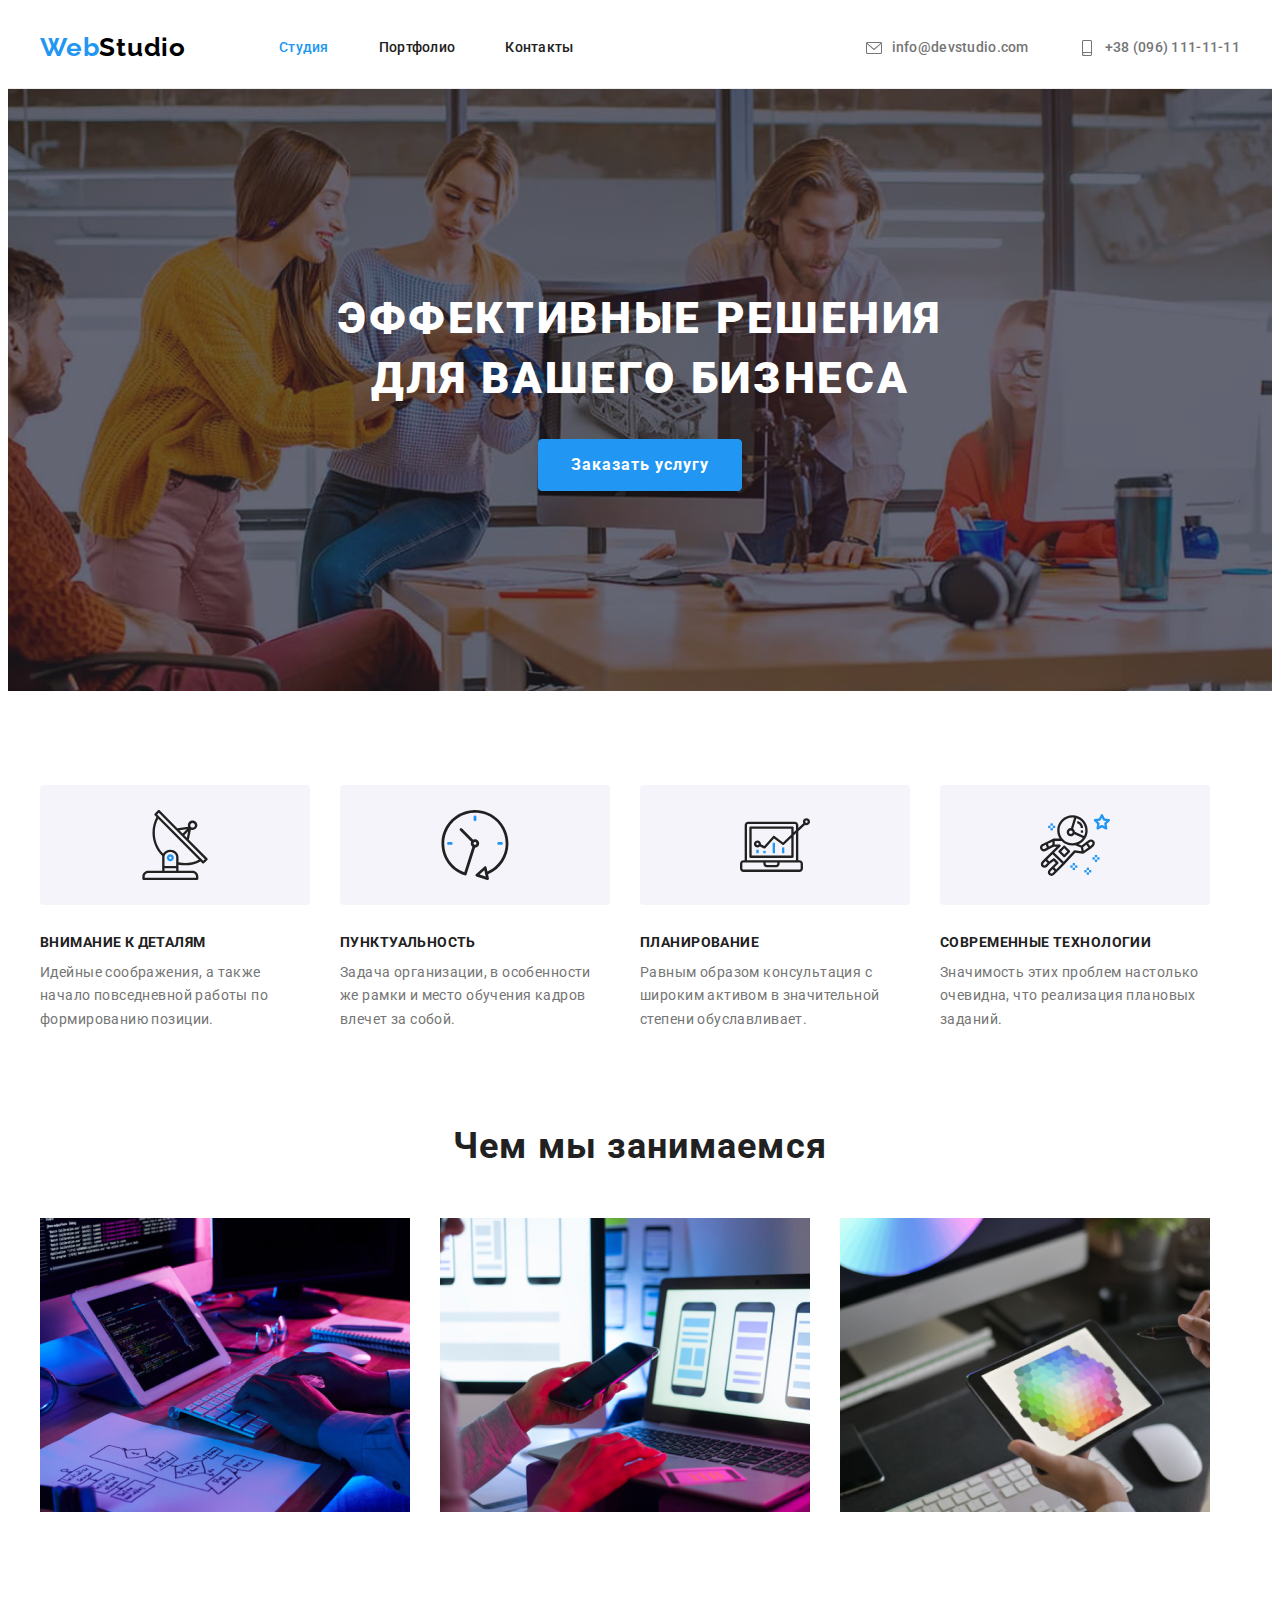
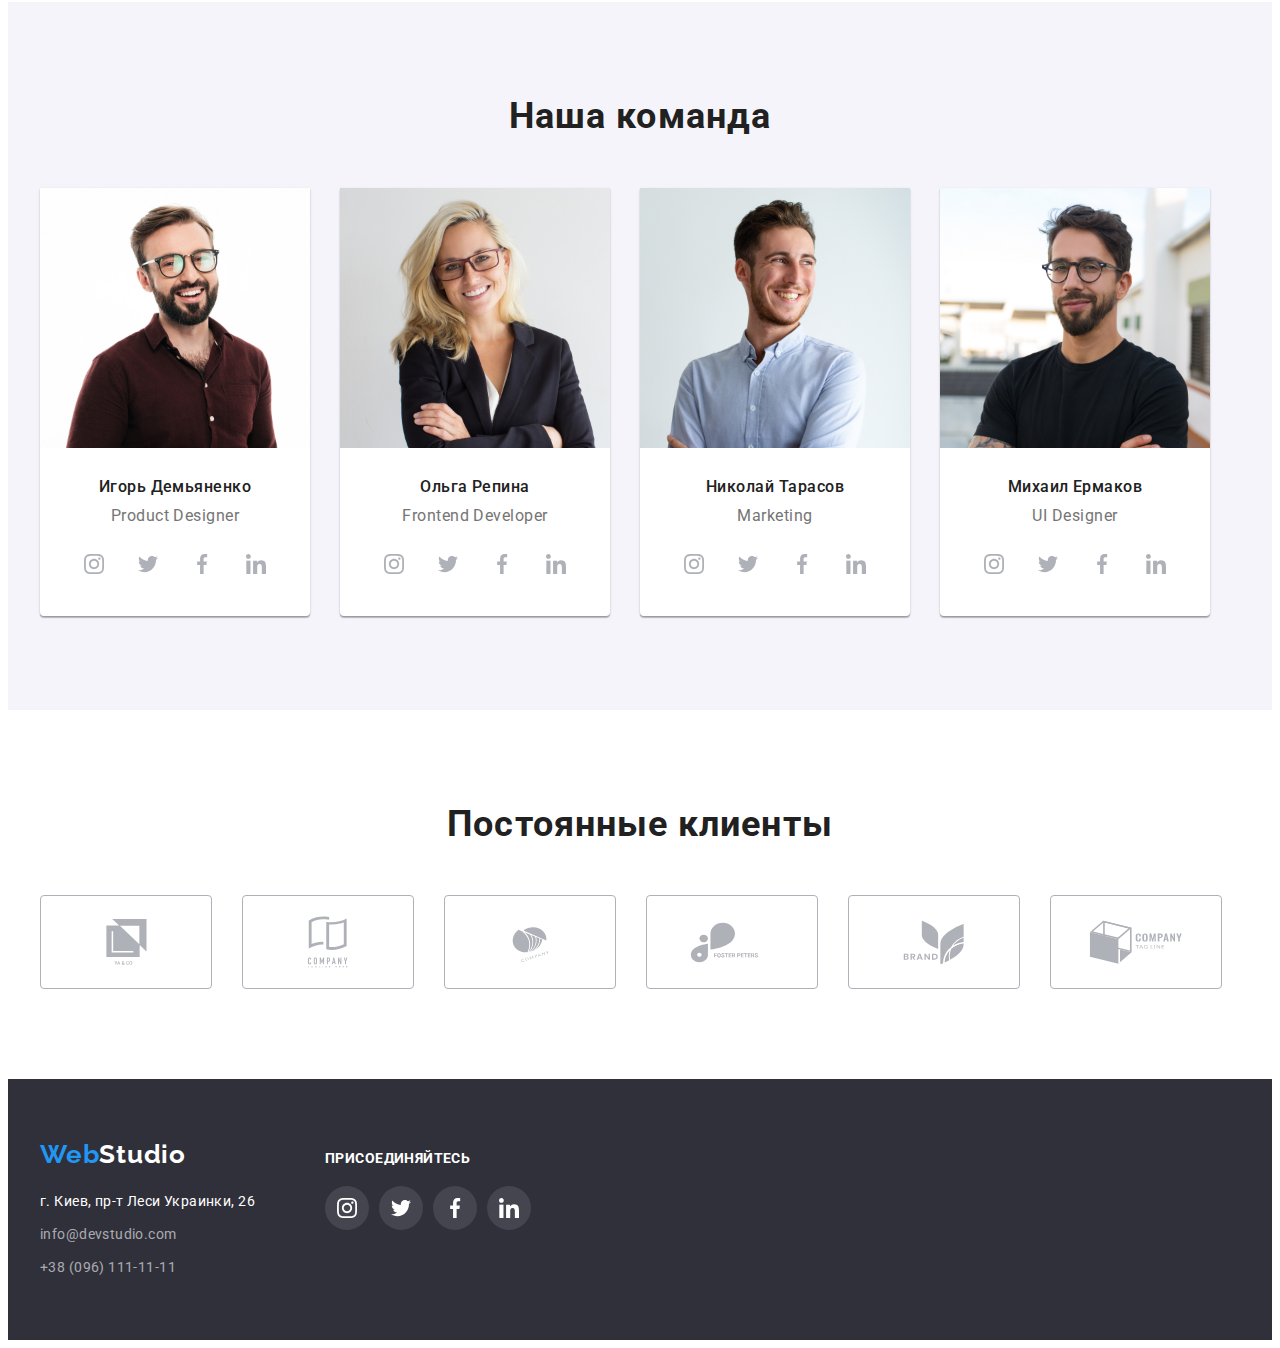
<file: index.html>
<!DOCTYPE html>
<html lang="ru">
<head>
    <meta charset="UTF-8">
    <meta http-equiv="X-UA-Compatible" content="IE=edge">
    <meta name="viewport" content="width=device-width, initial-scale=1.0">
    <title>WebStudio</title>
<link rel="preconnect" href="https://fonts.gstatic.com">
<link href="https://fonts.googleapis.com/css2?family=Raleway:wght@700&family=Roboto:wght@400;500;700;900&display=swap"
    rel="stylesheet">
    <link rel="stylesheet" href="https://cdnjs.cloudflare.com/ajax/libs/modern-normalize/1.0.0/modern-normalize.min.css"
        integrity="sha512-ISS7cAi1PEhQ8jnbJpJZMd29NlhNj4AWYyLOSp2CE/CsHxTCu+r+t0D2yoJudVrd0/8fTVPUVDzY5Tvli75u/g=="
        crossorigin="anonymous" />
    <link rel="stylesheet" href="./css/styles.css">
</head>
<body>
 <!--Секция главной навигации-->
<header class="page-header">
    <div class="container header-container">
    <nav class="navigation">
                <a class="logo-link link" href="./index.html">Web<span class="logo-studio-link">Studio</span> </a>
        <ul class="site-nav-list lst">
            <li class="site-nav-item">
                <a class="nav-link current link" href="./index.html">Студия</a>
            </li>
            <li class="site-nav-item">
                <a class="nav-link link" href="./portfolio.html">Портфолио</a>
            </li>
            <li class="site-nav-item">
                <a class="nav-link link" href="">Контакты</a>
            </li>
        </ul>
    </nav>
    <!--Контакты-->
    <ul class="contacts-list lst">
        <li class="contacts-item link">
            <a class="contacts-link link" href="mailto:nfo@devstudio.com">
        <svg class="contacts-icon" width="16px" height="16px">
            <use href="./images/svg-img/sprite.svg#icon-messege"></use>
        </svg>info@devstudio.com</a>
        </li>
        <li class="contacts-item">
            <a class="contacts-link link" href="tel:+380961111111">
    <svg class="contacts-icon" width="16px" height="16px">
        <use href="./images/svg-img/sprite.svg#icon-smartphone"></use>
    </svg>+38 (096) 111-11-11</a>
        </li>
    </ul>
    </div>
</header>
<!--Секция заказа услуги-->
   <main class="main-content">
       <section class="hero">
           <div class="container hero-container">
           <h1 class="hero-title">Эффективные решения<br /> для вашего бизнеса</h1>
        <button class="hero-button" type="button" >Заказать услугу</button>
        </div>
       </section>
<!--Секция навыков-->
   <section class="section">
       <div class="container skills-container">
       <h2 class="visually-hidden">Секция навыков</h2>
       <ul class="section-list lst">
           <li class="section-item">
               <div class="skills-icon-container">
                   <svg class="skills-icon" width="70px" height="70px">
                       <use href="./images/svg-img/sprite.svg#icon-antenna"></use>
                   </svg>
               </div>
               <h3 class="title">Внимание к деталям</h3>
               <p class="description">Идейные соображения, а также начало повседневной работы по формированию позиции.</p>
           </li>
           <li class="section-item">
               <div class="skills-icon-container">
                   <svg class="skills-icon" width="70px" height="70px">
                       <use href="./images/svg-img/sprite.svg#icon-clock"></use>
                   </svg>
               </div>
               <h3 class="title">Пунктуальность</h3>
               <p class="description">Задача организации, в особенности же рамки и место обучения кадров влечет за собой.</p>
           </li>
           <li class="section-item">
               <div class="skills-icon-container">
                   <svg class="skills-icon" width="70px" height="70px">
                       <use href="./images/svg-img/sprite.svg#icon-diagram"></use>
                   </svg>
               </div>
               <h3 class="title">Планирование</h3>
               <p class="description">Равным образом консультация с широким активом в значительной степени обуславливает.</p>
           </li>
           <li class="section-item">
               <div class="skills-icon-container">
                   <svg class="skills-icon" width="70px" height="70px">
                       <use href="./images/svg-img/sprite.svg#icon-astronaut"></use>
                   </svg>
               </div>
               <h3 class="title">Современные технологии</h3>
               <p class="description">Значимость этих проблем настолько очевидна, что реализация плановых заданий.</p>
           </li>
       </ul>
    </div>
   </section>
<!--Секция услуг-->
<section class="section-services">
    <div class="container services-container">
            <h2  class="section-title">Чем мы занимаемся</h2>
            <ul class="services-list lst">
        <li class="services-list-item">
            <img src="./images/webstudio/box1.jpg" alt="человек работает за компютером" width="370" height="294"/>
        </li>
        <li class="services-list-item">
            <img src="./images/webstudio/box2.jpg" alt="подключение телефона к компютеру" width="370" height="294"/>
        </li>
        <li class="services-list-item">
            <img src="./images/webstudio/box3.jpg" alt="человек рисует на планшете" width="370" height="294"/>
        </li>
    </ul>
    </div>
</section>
<!--Секция команда-->
<section class="section-team">
    <div class="container team-container">
    <h2 class="section-title">Наша команда</h2>
    <ul class="team-list lst">
        <li class="team-list-item">
            <img src="./images/team/igor.jpg" alt="изображение человека" width="270" height="260">
            <div class="text-container">
            <h3 class="title">Игорь Демьяненко</h3>
            <p class="description-team" lang="en" >Product Designer</p>
            <ul class="social-list lst">
                <li class="social-list-item">
                    <a class="social-link link" href="">
                        <svg class="social-icon">
                            <use href="./images/svg-img/sprite.svg#icon-instagram"></use>
                        </svg>
                    </a>
                </li>
                <li class="social-list-item">
                    <a class="social-link link" href="">
                        <svg class="social-icon">
                            <use href="./images/svg-img/sprite.svg#icon-twitter"></use>
                        </svg>
                    </a>
                </li>
                <li class="social-list-item">
                    <a class="social-link link" href="">
                        <svg class="social-icon">
                            <use href="./images/svg-img/sprite.svg#icon-facebook"></use>
                        </svg>
                    </a>
                </li>
                <li class="social-list-item">
                    <a class="social-link link" href="">
                        <svg class="social-icon">
                            <use href="./images/svg-img/sprite.svg#icon-linkedin"></use>
                        </svg>
                    </a>
                </li>
            </ul>
            </div>
        </li>
        <li class="team-list-item">
            <img src="./images/team/olga.jpg" alt="изображение человека" width="270" height="260"/>
            <div class="text-container">
            <h3 class="title">Ольга Репина</h3>
            <p class="description-team" lang="en" >Frontend Developer</p>
        <ul class="social-list lst">
            <li class="social-list-item">
                <a class="social-link link" href="">
                    <svg class="social-icon">
                        <use href="./images/svg-img/sprite.svg#icon-instagram"></use>
                    </svg>
                </a>
            </li>
            <li class="social-list-item">
                <a class="social-link link" href="">
                    <svg class="social-icon">
                        <use href="./images/svg-img/sprite.svg#icon-twitter"></use>
                    </svg>
                </a>
            </li>
            <li class="social-list-item">
                <a class="social-link link" href="">
                    <svg class="social-icon">
                        <use href="./images/svg-img/sprite.svg#icon-facebook"></use>
                    </svg>
                </a>
            </li>
            <li class="social-list-item">
                <a class="social-link link" href="">
                    <svg class="social-icon">
                        <use href="./images/svg-img/sprite.svg#icon-linkedin"></use>
                    </svg>
                </a>
            </li>
        </ul>
            </div>
        </li>
        <li class="team-list-item">
            <img src="./images/team/nikolay.jpg" alt="изображение человека" width="270" height="260"/>
            <div class="text-container">
            <h3 class="title">Николай Тарасов</h3>
            <p class="description-team" lang="en" >Marketing</p>
        <ul class="social-list lst">
            <li class="social-list-item">
                <a class="social-link link" href="">
                    <svg class="social-icon">
                        <use href="./images/svg-img/sprite.svg#icon-instagram"></use>
                    </svg>
                </a>
            </li>
            <li class="social-list-item">
                <a class="social-link link" href="">
                    <svg class="social-icon">
                        <use href="./images/svg-img/sprite.svg#icon-twitter"></use>
                    </svg>
                </a>
            </li>
            <li class="social-list-item">
                <a class="social-link link" href="">
                    <svg class="social-icon">
                        <use href="./images/svg-img/sprite.svg#icon-facebook"></use>
                    </svg>
                </a>
            </li>
            <li class="social-list-item">
                <a class="social-link link" href="">
                    <svg class="social-icon">
                        <use href="./images/svg-img/sprite.svg#icon-linkedin"></use>
                    </svg>
                </a>
            </li>
        </ul>
            </div>
        </li>
        <li class="team-list-item">
            <img src="./images/team/mihail.jpg" alt="изображение человека" width="270" height="260"/>
            <div class="text-container">
            <h3 class="title">Михаил Ермаков</h3>
            <p class="description-team" lang="en" >UI Designer</p>
    <ul class="social-list lst">
        <li class="social-list-item">
            <a class="social-link link" href="">
                <svg class="social-icon">
                    <use href="./images/svg-img/sprite.svg#icon-instagram"></use>
                </svg>
            </a>
        </li>
        <li class="social-list-item">
            <a class="social-link link" href="">
                <svg class="social-icon">
                    <use href="./images/svg-img/sprite.svg#icon-twitter"></use>
                </svg>
            </a>
        </li>
        <li class="social-list-item">
            <a class="social-link link" href="">
                <svg class="social-icon">
                    <use href="./images/svg-img/sprite.svg#icon-facebook"></use>
                </svg>
            </a>
        </li>
        <li class="social-list-item">
            <a class="social-link link" href="">
                <svg class="social-icon">
                    <use href="./images/svg-img/sprite.svg#icon-linkedin"></use>
                </svg>
            </a>
        </li>
    </ul>
            </div>
        </li>
    </ul>
    </div>
</section>
<!--Постоянные клиенты-->
<section class="section-clients lst">
<div class="container clients-container">
    <h2 class="section-title">Постоянные клиенты</h2>
<ul class="clients-list lst">
<li class="clients-list-item">
    <a  class="clients-link" href="">
        <svg class="clients-icon" width="41px" height="46px">
            <use href="./images/svg-img/sprite.svg#icon-group"></use>
        </svg>
    </a>
</li>
<li class="clients-list-item">
    <a class="clients-link" href="">
        <svg class="clients-icon" width="40px" height="52px">
            <use href="./images/svg-img/sprite.svg#icon-group1"></use>
        </svg>
    </a>
</li>
<li class="clients-list-item">
    <a class="clients-link" href="">
        <svg class="clients-icon" width="43px" height="41px">
            <use href="./images/svg-img/sprite.svg#icon-group2"></use>
        </svg>
    </a>
</li>
<li class="clients-list-item">
    <a class="clients-link" href="">
        <svg class="clients-icon" width="85px" height="41px">
            <use href="./images/svg-img/sprite.svg#icon-group3"></use>
        </svg>
    </a>
</li>
<li class="clients-list-item">
    <a class="clients-link" href="">
        <svg class="clients-icon" width="62px" height="45px">
            <use href="./images/svg-img/sprite.svg#icon-group4"></use>
        </svg>
    </a>
</li>
<li class="clients-list-item">
    <a class="clients-link" href="">
        <svg class="clients-icon" width="94px" height="44px">
            <use href="./images/svg-img/sprite.svg#icon-group5"></use>
        </svg>
    </a>
</li>
</ul>
</div>
</section>
</main>
<!--Футер-->
<footer class="footer">
    <div class=" container main-footer-container">
    <div class=" footer-container">
    <ul class="logo-text-futer lst">
        <li class=logo-text-futer-item>
            <a class="logo-link-fut link" href="./index.html">Web<span class="logo-studio-link-fut">Studio</span> </a>
        </li>
    </ul>
    <address class="adres">
        <ul class="adres-list lst">
            <li class="adres-list-item">
                <a class="link-adres link" href="https://goo.gl/maps/czCwbcnYRgwCp2mf7" target="_blank" rel="noopener noreferrer">г. Киев, пр-т Леси Украинки, 26</a>
            </li>
            <li class="adres-list-item">
                <a class="adres-link link" href="mailto:nfo@devstudio.com">info@devstudio.com</a>
            </li>
            <li class="adres-list-item">
                <a class="adres-link link" href="tel:+380961111111">+38 (096) 111-11-11</a>
            </li>
        </ul>
    </address>
    </div>
    <!--Соц-сети-->
    <div class=" footer-social-container">
        <h2 class="footer-social-title">присоединяйтесь</h2>
        <ul class="footer-social-list lst">
            <li class="footer-social-item">
                <a class="footer-social-link link" href="">
                    <svg class="footer-social-icon">
                        <use href="./images/svg-img/sprite.svg#icon-instagram"></use>
                    </svg>
                </a>
            </li>
            <li class="footer-social-item">
                <a class="footer-social-link link" href="">
                    <svg class="footer-social-icon">
                        <use href="./images/svg-img/sprite.svg#icon-twitter"></use>
                    </svg>
                </a>
            </li>
            <li class="footer-social-item">
                <a class="footer-social-link link" href="">
                    <svg class="footer-social-icon">
                        <use  href="./images/svg-img/sprite.svg#icon-facebook"></use>
                    </svg>
                </a>
            </li>
            <li class="footer-social-item">
                <a class="footer-social-link link" href="">
                    <svg class="footer-social-icon">
                        <use href="./images/svg-img/sprite.svg#icon-linkedin"></use>
                    </svg>
                </a>
            </li>
        </ul>
    </div>
    </div>
</footer>
</body>
</html>
</file>
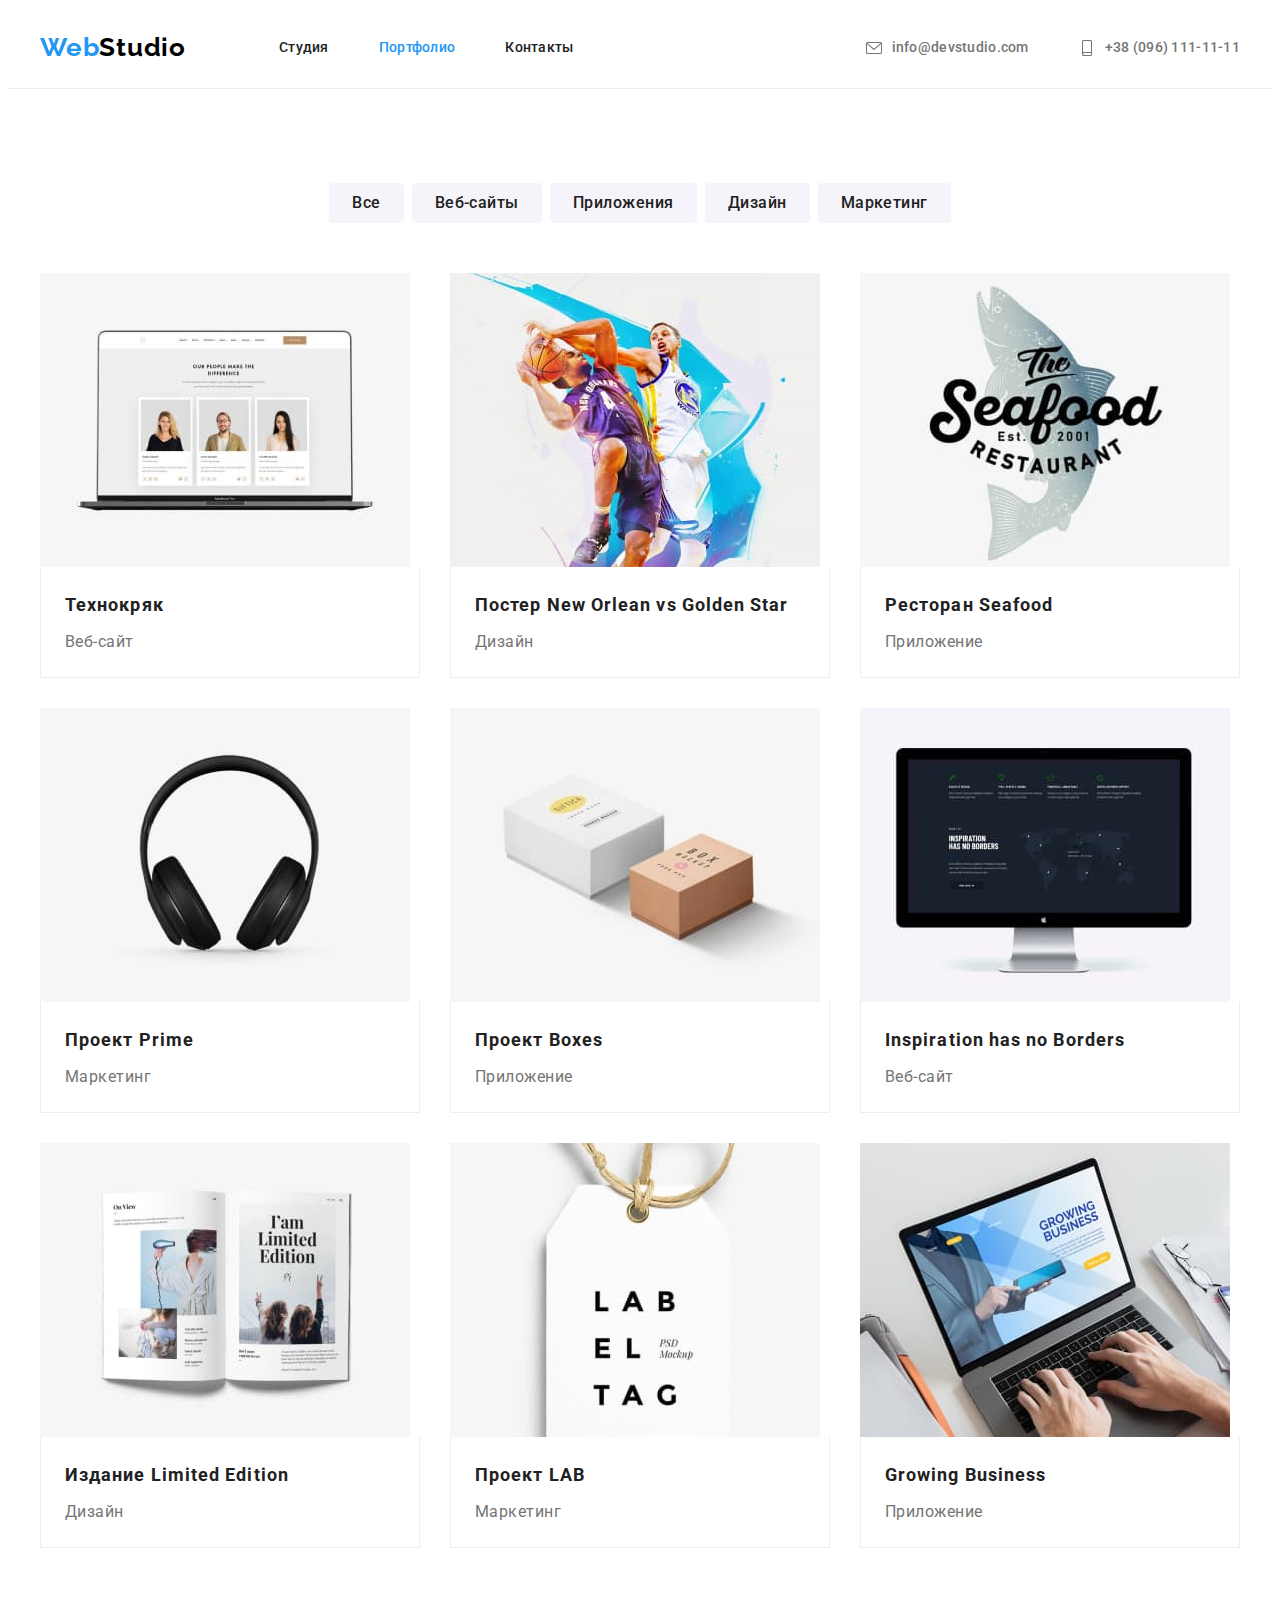
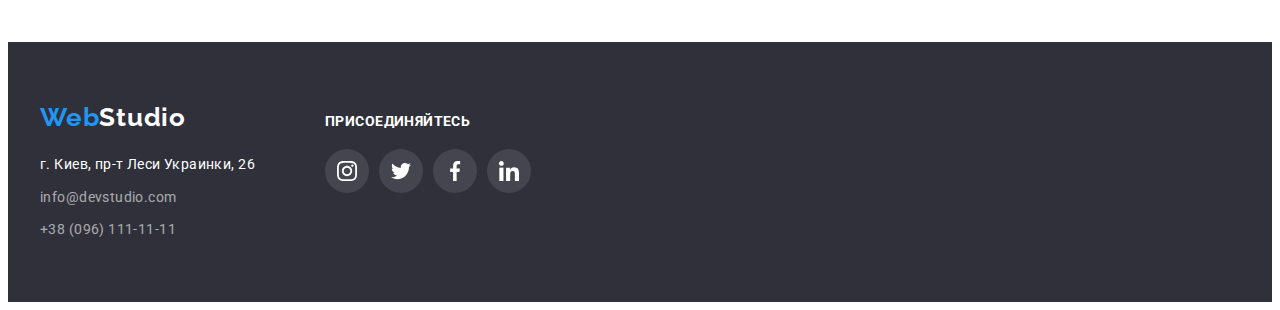
<file: portfolio.html>
<!DOCTYPE html>
<html lang="ru">
<head>
    <meta charset="UTF-8">
    <meta http-equiv="X-UA-Compatible" content="IE=edge">
    <meta name="viewport" content="width=device-width, initial-scale=1.0">
    <title>Portfolio</title>
<link rel="preconnect" href="https://fonts.gstatic.com">
<link href="https://fonts.googleapis.com/css2?family=Raleway:wght@700&family=Roboto:wght@400;500;700;900&display=swap"
    rel="stylesheet">
    <link rel="stylesheet" href="https://cdnjs.cloudflare.com/ajax/libs/modern-normalize/1.0.0/modern-normalize.min.css"
        integrity="sha512-ISS7cAi1PEhQ8jnbJpJZMd29NlhNj4AWYyLOSp2CE/CsHxTCu+r+t0D2yoJudVrd0/8fTVPUVDzY5Tvli75u/g=="
        crossorigin="anonymous" />
    <link rel="stylesheet" href="./css/styles.css">
</head>
<body>
    <!--Секция главной навигации-->
    <header class="page-header">
    <div class="container header-container">
    <nav class="navigation">
        <a class="logo-link link" href="./index.html">Web<span class="logo-studio-link">Studio</span> </a>
        <ul class="site-nav-list lst">
            <li class="site-nav-item">
                <a class="nav-link  link" href="./index.html">Студия</a>
            </li>
            <li class="site-nav-item">
                <a class="nav-link current link" href="./portfolio.html">Портфолио</a>
            </li>
            <li class="site-nav-item">
                <a class="nav-link link" href="">Контакты</a>
            </li>
        </ul>
    </nav>
    <!--Контакты-->
    <ul class="contacts-list lst">
        <li class="contacts-item link">
            <a class="contacts-link link" href="mailto:nfo@devstudio.com">
                <svg class="contacts-icon" width="16px" height="16px">
                    <use href="./images/svg-img/sprite.svg#icon-messege"></use>
                </svg>info@devstudio.com</a>
        </li>
        <li class="contacts-item">
            <a class="contacts-link link" href="tel:+380961111111">
                <svg class="contacts-icon" width="16px" height="16px">
                    <use href="./images/svg-img/sprite.svg#icon-smartphone"></use>
                </svg>+38 (096) 111-11-11</a>
        </li>
    </ul>
    </div>
    </header>
    <!--Проекты-->
    <main class="main-content-portfolio">
        <!--Меню проектов-->
        <section class="section-portfolio">
            <div class="container portfolio-container">
        <h1 class="visually-hidden">Нашы проекты</h1>
        <ul class="menu-list lst">
            <li class="menu-list-item">
                <button class="menu-button everything" type="button" >Все</button>
            </li>
            <li class="menu-list-item">
                    <button class="menu-button web-sites" type="button">Веб-сайты</button>
            </li>
            <li class="menu-list-item">
                    <button class="menu-button annexes" type="button">Приложения</button>
            </li>
            <li class="menu-list-item">
                    <button class="menu-button design" type="button">Дизайн</button>
            </li>
            <li class="menu-list-item">
                    <button class="menu-button marketing" type="button">Маркетинг</button>
            </li>
        </ul>
        <!--Фото проектов-->
            <ul class="photo-list lst">
                <li class="photo-list-item">
        <a class="img-link link" href="">
        <img src="./images/portfolio/1.jpg" alt="изображение ноутбука" width="370" height="294">
        <div class="card-container">
        <h2 class="card-title">Технокряк</h2>
        <p class="card-description">Веб-сайт</p>
        </div>
        </a>
    </li>
    <li class="photo-list-item">
        <a class="img-link link" href="">
        <img src="./images/portfolio/2.jpg" alt="два человека играют в баскетбол" width="370" height="294">
        <div class="card-container">
        <h2 class="card-title">Постер New Orlean vs Golden Star</h2>
        <p class="card-description">Дизайн</p>
        </div>
        </a>
    </li>
    <li class="photo-list-item">
        <a class="img-link link" href="">
        <img src="./images/portfolio/3.jpg" alt="изображение рыбы" width="370" height="294">
        <div class="card-container">
        <h2 class="card-title">Ресторан Seafood</h2>
        <p class="card-description">Приложение</p>
        </div>
        </a>
    </li>
    <li class="photo-list-item">
        <a class="img-link link" href="">
        <img src="./images/portfolio/4.jpg" alt="изображение наушников" width="370" height="294">
        <div class="card-container">
        <h2 class="card-title">Проект Prime</h2>
        <p class="card-description">Маркетинг</p>
        </div>
        </a>
    </li>
    <li class="photo-list-item">
        <a class="img-link link" href="">
        <img src="./images/portfolio/5.jpg" alt="изображение картонных коробок" width="370" height="294">
        <div class="card-container">
        <h2 class="card-title">Проект Boxes</h2>
        <p class="card-description">Приложение</p>
        </div>
        </a>
    </li>
    <li class="photo-list-item">
        <a class="img-link link" href="">
        <img src="./images/portfolio/6.jpg" alt="изображение мониора с информацией" width="370" height="294">
        <div class="card-container">
        <h2 class="card-title">Inspiration has no Borders</h2>
        <p class="card-description">Веб-сайт</p>
        </div>
        </a>
    </li>
    <li class="photo-list-item">
        <a class="img-link link" href="">
        <img src="./images/portfolio/7.jpg" alt="изображение книги" width="370" height="294">
        <div class="card-container">
        <h2 class="card-title">Издание Limited Edition</h2>
        <p class="card-description">Дизайн</p>
        </div>
        </a>
    </li>
    <li class="photo-list-item">
        <a class="img-link link" href="">
        <img src="./images/portfolio/8.jpg" alt="изображение брилка" width="370" height="294">
        <div class="card-container">
        <h2 class="card-title">Проект LAB</h2>
        <p class="card-description">Маркетинг</p>
        </div>
        </a>
    </li>
    <li class="photo-list-item">
        <a class="img-link link" href="">
        <img src="./images/portfolio/9.jpg" alt="изображение человека работающего за ноутбуком" width="370" height="294">
        <div class="card-container">
        <h2 class="card-title">Growing Business</h2>
        <p class="card-description">Приложение</p>
        </div>
        </a>
    </li>
    </ul>
        </div>
        </section>
        </main>
    <!--Футер-->
<footer class="footer">
    <div class=" container main-footer-container">
        <div class=" footer-container">
            <ul class="logo-text-futer lst">
                <li class=logo-text-futer-item>
                    <a class="logo-link-fut link" href="./index.html">Web<span
                            class="logo-studio-link-fut">Studio</span> </a>
                </li>
            </ul>
            <address class="adres">
                <ul class="adres-list lst">
                    <li class="adres-list-item">
                        <a class="link-adres link" href="https://goo.gl/maps/czCwbcnYRgwCp2mf7" target="_blank"
                            rel="noopener noreferrer">г. Киев, пр-т Леси Украинки, 26</a>
                    </li>
                    <li class="adres-list-item">
                        <a class="adres-link link" href="mailto:nfo@devstudio.com">info@devstudio.com</a>
                    </li>
                    <li class="adres-list-item">
                        <a class="adres-link link" href="tel:+380961111111">+38 (096) 111-11-11</a>
                    </li>
                </ul>
            </address>
        </div>
        <!--Соц-сети-->
        <div class=" footer-social-container">
            <h2 class="footer-social-title">присоединяйтесь</h2>
            <ul class="footer-social-list lst">
                <li class="footer-social-item">
                    <a class="footer-social-link link" href="">
                        <svg class="footer-social-icon">
                            <use href="./images/svg-img/sprite.svg#icon-instagram"></use>
                        </svg>
                    </a>
                </li>
                <li class="footer-social-item">
                    <a class="footer-social-link link" href="">
                        <svg class="footer-social-icon">
                            <use href="./images/svg-img/sprite.svg#icon-twitter"></use>
                        </svg>
                    </a>
                </li>
                <li class="footer-social-item">
                    <a class="footer-social-link link" href="">
                        <svg class="footer-social-icon">
                            <use href="./images/svg-img/sprite.svg#icon-facebook"></use>
                        </svg>
                    </a>
                </li>
                <li class="footer-social-item">
                    <a class="footer-social-link link" href="">
                        <svg class="footer-social-icon">
                            <use href="./images/svg-img/sprite.svg#icon-linkedin"></use>
                        </svg>
                    </a>
                </li>
            </ul>
        </div>
    </div>
</footer>
</body>
</html>
</file>
<file: css/styles.css>
/*палитра*/
/*цвет основного текста color: #212121*/
/*цвет текста параграфов color: #757575 *
/*цвет ефекта наведения color: #2196F3*/
/*цвет h1- color: #FFFFFF*/
/*цвет навигации background: #FFFFFF*/
/*цвет hero+footer background: #2F303A*/
/*цвет  наша команда background: #F5F4FA*/
/*цв.кнопок меню портф.background: #F5F4FA*/
/*шрифты*/
/*основной шрифт Roboto*/
/* шрифт logo- Raleway*/
/*===========WebStudio============*/
:root{
    --main-font:'Roboto',sans-serif;
    --secondery-font:'Raleway', sans-serif;
    --primary-text-color:#212121;
    --primary-description-color:#757575;
     --akcent-color:#2196F3;
    --primary-navigation-color:#FFFFFF;
    --background-color-section:#F5F4FA;
     --hero-background-color:#C4C4C4;
     --adres-color:rgba(255, 255, 255, 0.6);
     --logo-studio-link-color:#000000;
     --border-color:#ECECEC;
     --bord-color:#AFB1B8;
     --footer-bg:#2F303A;
}
h1,
h2,
h3,
h4,
h5,
h6,
p{
    margin-top: 0;
    margin-bottom: 0;
}
ul,
ol{
    margin-top: 0;
    margin-bottom: 0;
    padding-left: 0;
}
img{
    display: block;
}
.lst{
    list-style: none;
}
.link{
    text-decoration: none;
}


body{
    font-family: var(--main-font);
    color:var(--primary-text-color)
}
.visually-hidden{
      position: absolute;
  width: 1px;
  height: 1px;
  margin: -1px;
  border: 0;
  padding: 0;
  
  white-space: nowrap;
  clip-path: inset(100%);
  clip: rect(0 0 0 0);
  overflow: hidden;
}

/*Секция главной навигации*/

.page-header{
    background-color: var(--primary-navigation-color);
    border-bottom: 1px solid var(--border-color);
}
.container{
    width: 1200px;
    padding-left: 15px;
    padding-right: 15px;
    margin-left: auto;
    margin-right: auto;
}
.header-container{
    display: flex;
}
.navigation{
    display: flex;
    align-items: center;
}
.logo-link{
    font-family: var(--secondery-font);
    font-weight: 700;
    font-size: 26px;
    line-height: 1.19;
    letter-spacing: 0.03em;
    padding-top: 24px;
    padding-bottom: 25px;
    color: var(--akcent-color);
    margin-right: 93px;
}
.logo-studio-link{
    color: var(--logo-studio-link-color); 
}
.site-nav-list{
    display: flex;

}
.site-nav-item:not(:last-child){
    margin-right: 50px;
}
.nav-link{
    display: block;
font-weight: 500;
font-size: 14px;
line-height: 1.14;
letter-spacing: 0.02em;
color: var(--primary-text-color);
padding-top: 32px;
padding-bottom: 32px;
}
.site-nav-list .nav-link.current{
     color: var(--akcent-color);
}

.nav-link:hover,
.nav-link:focus{
    color: var(--akcent-color);
}
/*Контакты*/
.contacts-list{
    display: flex;
    margin-left: auto;
    padding-top: 32px;
    padding-bottom: 32px;
}
.contacts-item:not(:last-child){
    margin-right: 50px;
}
.contacts-list a{
display: flex;
align-items: center;
font-weight: 500;
font-size: 14px;
line-height: 1.14;
letter-spacing: 0.02em;
text-decoration: none;
color:var(--primary-description-color);
}
.contacts-item a:hover,
.contacts-item a:focus{
    color: var(--akcent-color);
}
.contacts-icon:hover,
.contacts-icon:focus{
    color: var(--akcent-color);
}
.contacts-icon{
margin-right: 10px;
fill:currentColor;
}

/*Секция заказа услуги*/

.hero{
    background-color: var(--hero-background-color);
    padding-top: 200px;
    padding-bottom: 200px;
    max-width: 1600px;
    margin-left: auto;
    margin-right: auto;
    background-image:linear-gradient(rgba(47, 48, 58, 0.4),
    rgba(47, 48, 58, 0.4)), url(../images/webstudio/photo.jpg);
    background-repeat: no-repeat;
    background-position: center;
    background-size: cover;
}
.hero-container{
   text-align: center;
}
.hero-title{
font-weight: 900;
font-size: 44px;
line-height: 1.36;
letter-spacing: 0.06em;
text-transform: uppercase;
margin-bottom: 30px;

color: var(--primary-navigation-color);
}
.hero-button{
font-family: inherit;
font-weight: 700;
font-size: 16px;
line-height: 1.87;
align-items: center;
text-align: center;
letter-spacing: 0.06em;
border: 1px solid #2196F3;
border-radius: 4px;
box-shadow: 0px 4px 4px rgba(0, 0, 0, 0.15);
padding: 10px 32px;

color: var(--primary-navigation-color);
background-color: var(--akcent-color);
}
/*Секция навыков*/
.section{
    padding-top: 94px;
    padding-bottom: 94px;
}
.section-list{
    display: flex;
}
.section-item:not(:last-child){
    margin-right: 30px;
}
.section-item{
width: 270px;
}
.section-list .title{
font-weight: 700;
font-size: 14px;
line-height: 1.14;
letter-spacing: 0.03em;
text-transform: uppercase;
margin-top: 0%;
margin-bottom: 10px;
color: var(--primary-text-color);
}
.section-list .description{
font-weight: 400;
font-size: 14px;
line-height: 1.71;
letter-spacing: 0.03em;
color: var(--primary-description-color);
}
.skills-icon-container{
    display: flex;
    width: 270px;
    height: 120px;
    background-color: var(--background-color-section);
    border-radius: 4px;
    margin-bottom: 30px;
    justify-content: center;
    align-items: center;
}
/*Секция услуг*/
.section-services{
    padding-bottom: 90px;
}
.services-list{
    display: flex;
}
.services-list-item:not(:last-child){
    margin-right: 30px;
}
.section-title{
font-weight: 700;
font-size: 36px;
line-height: 1.16;
letter-spacing: 0.03em;
margin-bottom: 50px;
text-align: center;
color: var(--primary-text-color);

}
/*Секция команда*/
.section-team{
    padding-top: 94px;
    padding-bottom: 94px;
    background-color: var(--background-color-section);
}
.team-list{
    display: flex;
    text-align: center;
    margin-left: -30px;
    margin-top: -30px;
}
.text-container{
    padding-top: 30px;
    padding-bottom: 30px;
}
.team-list-item{
 width: 270px;
margin-left: 30px;
margin-top: 30px;
background-color: var(--primary-navigation-color);
border-radius: 0px 0px 4px 4px;
box-shadow: 0px 1px 3px rgba(0, 0, 0, 0.12), 0px 1px 1px rgba(0, 0, 0, 0.14), 0px 2px 1px rgba(0, 0, 0, 0.2);
flex-wrap: wrap;

}

.team-list .title{
font-weight: 500;
font-size: 16px;
line-height: 1.18;
letter-spacing: 0.03em;
color: var(--primary-text-color);
margin-bottom: 10px;
}
.team-list .description-team{
font-weight: 400;
font-size: 16px;
line-height: 1.18;
letter-spacing: 0.03em;
color: var(--primary-description-color);
margin-bottom: 16px;
}
.text-container{
    padding-left: 32px;
    padding-right: 32px;
}
.social-list{
    display: flex;
    justify-content: space-between;
}
.social-link{
    display: flex;
    justify-content: center;
    align-items: center;
    width: 44px;
    height: 44px;
    background-color: transparent;
    border-radius: 50%;
}
.social-icon{
    width: 20px;
    height: 20px;
    fill:var(--bord-color);
}
.social-link:hover,
.social-link:focus{
    background-color: var(--akcent-color);
}
.social-link:hover .social-icon,
.social-link:focus .social-icon{
    fill:var(--primary-navigation-color);
}

         /*постоянные клиенты*/
.section-clients{
    padding-top: 94px;
    padding-bottom: 90px;
}
.clients-list{
    display: flex;
}
.clients-list-item:not(:last-child){
    margin-right: 30px;
}

.clients-icon{
    fill:var(--bord-color);
}
.clients-link{
    height: 92px;
    width: 170px;
    border: 1px solid var(--bord-color);
    border-radius: 4px;
    display: flex;
    justify-content: center;
    align-items: center;
}
.clients-link:hover,
.clients-link:focus{
    border-color:var(--akcent-color);
}
.clients-link:hover .clients-icon,
.clients-link:focus .clients-icon{
    fill: var(--akcent-color);
}


/*Футер*/
.footer{
    background-color:var(--footer-bg);
}
.main-footer-container{
    display: flex;
    align-items: baseline;
    padding-bottom: 60px;
    padding-top: 60px;
}
.footer-container{
    margin-right: 70px;
}
.logo-text-futer{
font-family: var(--secondery-font);
font-weight: 700;
font-size: 26px;
line-height: 1.19;
letter-spacing: 0.03em;
margin-bottom: 20px;
}
.logo-link-fut{
    color: var(--akcent-color);
}
.logo-studio-link-fut{
color:var(--primary-navigation-color)
}
.adres-list .link-adres{
font-weight: 400;
font-size: 14px;
line-height: 1.71;
font-style: normal;
letter-spacing: 0.03em;
color: var(--primary-navigation-color);
}
.link-adres:hover,
.link-adres:focus{
    color:var(--akcent-color);
}
.adres-list .adres-link{
font-weight: 400;
font-size: 14px;
line-height: 1.71;
letter-spacing: 0.03em;
font-style: normal;
color: var(--adres-color);
}
.adres-link:hover,
.adres-link:focus{
    color:var(--akcent-color);
}
.adres-list-item:not(:last-child){
    margin-bottom: 9px;
}
      /*====Соц-сети футер====*/
.footer-social-title{
font-family: var(--main-font);
font-weight: bold;
font-size: 14px;
line-height: 16px;
letter-spacing: 0.03em;
text-transform: uppercase;
color:var(--primary-navigation-color);
margin-bottom: 20px;
}
.footer-social-list{
    display: flex;
}
.footer-social-item:not(:last-child){
    margin-right: 10px;
}
.footer-social-icon{
    width: 20px;
    height: 20px;
    fill: var(--primary-navigation-color);
}
.footer-social-link{
    display: flex;
    align-items: center;
    justify-content: center;
    width: 44px;
    height: 44px;
    background-color: rgba(255, 255, 255, 0.1);
    border-radius: 50%;
}
.footer-social-link:hover,
.footer-social-link:focus{
    background-color: var(--akcent-color);
}
/*=============Portfolio=================*/
           /* кнопки*/
.section-portfolio{
    padding-top: 94px;
    padding-bottom: 94px;
}
.menu-list{
    display: flex;
    margin-bottom: 50px;
    justify-content: center;
}
.menu-list-item:not(:last-child){
        margin-right: 8px;
}
.everything{
padding:6px 22px 6px 22px;
border-radius: 4px;
}
.web-sites{
padding:6px 22px 6px 22px;
border-radius: 4px;
}
.annexes{
padding:6px 22px 6px 22px;
border-radius: 4px;
}
.design{
padding:6px 22px 6px 22px;
border-radius: 4px;
}
.marketing{
padding:6px 22px 6px 22px;
border-radius: 4px;
}
.menu-list .menu-button{
font-family: inherit;
font-weight: 500;
font-size: 16px;
line-height: 1.62;
text-align: center;
letter-spacing: 0.03em;
color: var(--primary-text-color);
background-color: var(--background-color-section);
}
.menu-button:hover,
.menu-button:focus{
    color: var(--primary-navigation-color);
    background-color: var(--akcent-color);
    box-shadow: 0px 3px 1px rgba(0, 0, 0, 0.1), 0px 1px 2px rgba(0, 0, 0, 0.08), 0px 2px 2px rgba(0, 0, 0, 0.12);
    border: 1px solid var(--akcent-color);
}
.menu-button{
    cursor: pointer;
    border: 1px solid var(--background-color-section);
}
               /* картинки*/
.photo-list{
    display: flex;
    flex-wrap: wrap;
}
.photo-list-item{
    width: calc((100% - 60px) / 3);
    margin-right: 30px;
    margin-bottom: 30px;
}
.photo-list-item:hover,
.photo-list-item:focus{
box-shadow: 0px 1px 1px rgba(0, 0, 0, 0.12), 0px 4px 4px rgba(0, 0, 0, 0.06), 1px 4px 6px rgba(0, 0, 0, 0.16);
}
.photo-list-item:nth-child(3n){
    margin-right: 0%;
}
.photo-list-item:nth-last-child(-n + 3){
    margin-bottom: 0%;
}
.card-container{
background-color: var(--primary-navigation-color);
box-sizing: border-box;
border: 1px solid #EEEEEE;
border-top: none;
padding: 20px 24px;
}

.photo-list .card-title{
font-weight: 700;
font-size: 18px;
line-height: 2;
letter-spacing: 0.06em;
color: var(--primary-text-color);
margin-bottom: 4px;
}
.photo-list .card-description{
font-weight: 400;
font-size: 16px;
line-height: 1.87;
letter-spacing: 0.03em;
color: var(--primary-description-color);
}
</file>
